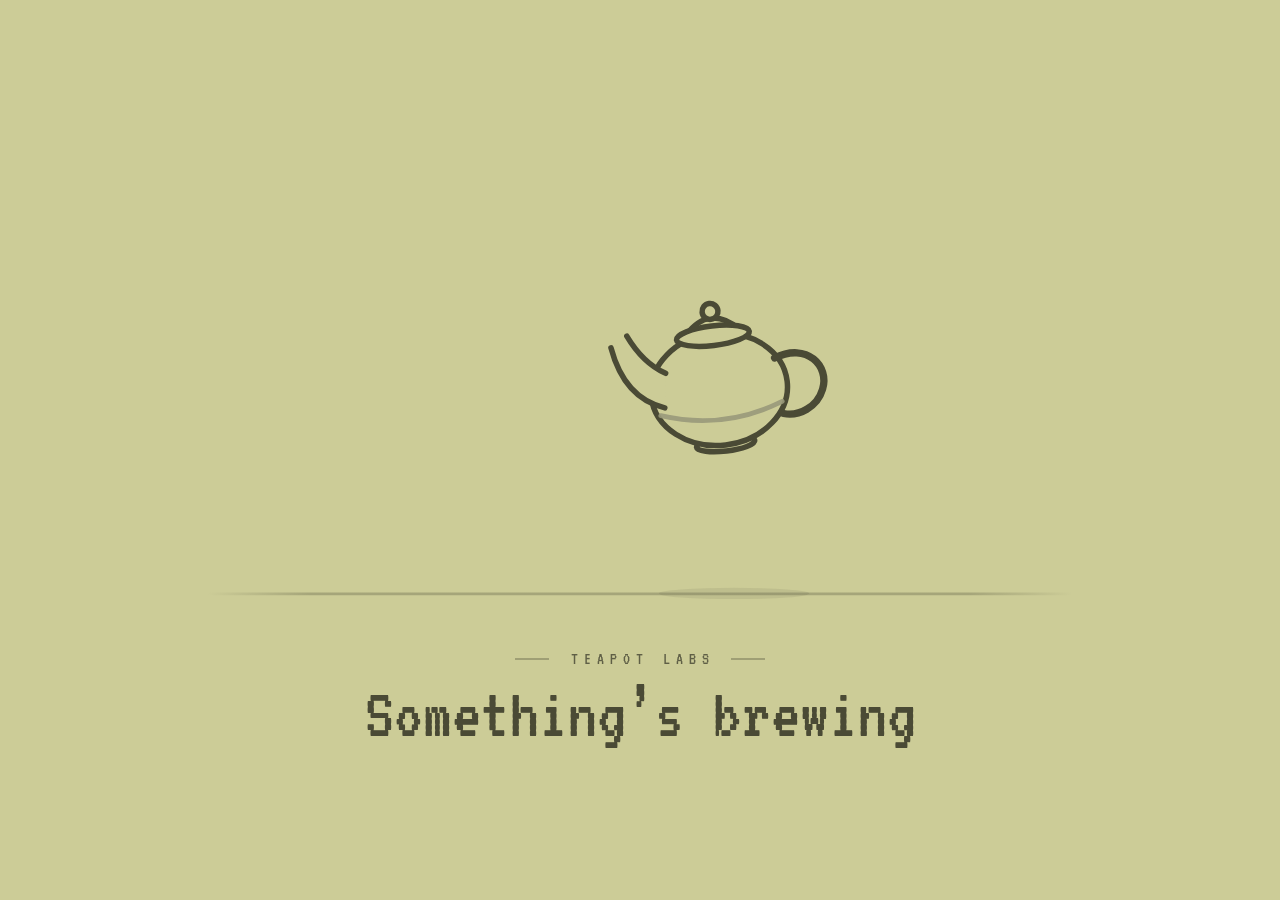
<file: index.html>
<!DOCTYPE html>
<html lang="en">
  <head>
    <meta charset="UTF-8" />
    <meta name="viewport" content="width=device-width, initial-scale=1.0" />
    <title>Teapot Labs — Something’s brewing</title>
    <meta name="description" content="Teapot Labs. Something’s brewing." />
    <meta name="theme-color" content="#f6f0e0" />
    <link
      rel="icon"
      href="data:image/svg+xml,<svg xmlns='http://www.w3.org/2000/svg' viewBox='0 0 100 100'><text y='.9em' font-size='90'>🫖</text></svg>"
    />
    <link rel="preconnect" href="https://fonts.googleapis.com" />
    <link rel="preconnect" href="https://fonts.gstatic.com" crossorigin />
    <link
      href="https://fonts.googleapis.com/css2?family=VT323&display=swap"
      rel="stylesheet"
    />
    <link rel="stylesheet" href="styles.css" />
  </head>
  <body>
    <main class="hero">
      <div class="stage">
        <svg
          id="scene"
          viewBox="0 0 1000 560"
          role="img"
          aria-label="An illustrated teapot rises, tilts, and pours tea into a passing line of teacups"
        >
          <defs>
            <linearGradient id="teaGrad" x1="0" y1="0" x2="0" y2="1">
              <stop offset="0" stop-color="#a87b2a" />
              <stop offset="1" stop-color="#9c7024" />
            </linearGradient>
            <linearGradient id="streamGrad" x1="0" y1="0" x2="0" y2="1">
              <stop offset="0" stop-color="#a87b2a" />
              <stop offset="1" stop-color="#a87b2a" />
            </linearGradient>
            <linearGradient id="trackFade" x1="0" y1="0" x2="1" y2="0">
              <stop offset="0" stop-color="#4a4a35" stop-opacity="0" />
              <stop offset="0.12" stop-color="#4a4a35" stop-opacity="0.3" />
              <stop offset="0.88" stop-color="#4a4a35" stop-opacity="0.3" />
              <stop offset="1" stop-color="#4a4a35" stop-opacity="0" />
            </linearGradient>
            <clipPath id="cupClip">
              <path
                d="M -34 -46 C -33 -26 -28 -8 -18 -6 C -12 -5 12 -5 18 -6 C 28 -8 33 -26 34 -46 Z"
              />
            </clipPath>

            <!-- Teacup template: cloned by script.js for each cup on the line -->
            <g id="cup-proto">
              <ellipse class="china saucer" cx="0" cy="0" rx="42" ry="8" />
              <path
                class="china cup-body"
                d="M -34 -46 C -33 -26 -28 -8 -18 -6 C -12 -5 12 -5 18 -6 C 28 -8 33 -26 34 -46 Z"
              />
              <g clip-path="url(#cupClip)">
                <rect
                  class="tea"
                  x="-34"
                  y="-46"
                  width="68"
                  height="44"
                  fill="url(#teaGrad)"
                  transform="translate(0 46)"
                />
              </g>
              <path
                class="cup-handle"
                d="M 34 -34 C 52 -38 58 -24 52 -16 C 47 -9 38 -10 34 -14"
              />
              <ellipse class="china cup-rim" cx="0" cy="-46" rx="34" ry="6" />
              <ellipse class="tea-top" cx="0" cy="-46" rx="28" ry="4.2" opacity="0" />
              <path class="steam s1" d="M -9 -58 C -15 -70 -3 -76 -9 -90" />
              <path class="steam s2" d="M 9 -60 C 4 -72 15 -78 9 -92" />
            </g>
          </defs>

          <!-- Backdrop, track and shadow: hidden until the teapot takes its place -->
          <g class="scene-dress">
            <ellipse cx="600" cy="492" rx="80" ry="6" class="pot-shadow" />
            <rect x="40" y="491" width="920" height="3" rx="1.5" fill="url(#trackFade)" />
          </g>

          <g id="cups"></g>

          <g class="pour">
            <path
              id="stream"
              d="M -3.5 0 C -3.5 60 -5 120 -5.5 178 L -5.5 184 L 5.5 184 L 5.5 178 C 5 120 3.5 60 3.5 0 Z"
              fill="url(#streamGrad)"
            />
            <ellipse id="splash" cx="483" cy="434" rx="9" ry="3" />
          </g>

          <g id="pot" transform="translate(500 310) rotate(0)">
            <g transform="scale(1.3)">
              <path class="pot-steam ps1" d="M -8 -84 C -14 -98 -2 -104 -8 -118" />
              <path class="pot-steam ps2" d="M 6 -88 C 1 -100 12 -106 6 -120" />
              <ellipse class="china" cx="0" cy="45" rx="24" ry="6" />
              <ellipse class="china pot-body" cx="0" cy="0" rx="56" ry="46" />
              <path
                class="spout-fill"
                d="M -46 10 C -68 2 -80 -16 -84 -44 L -70 -52 C -62 -34 -52 -24 -42 -18 Z"
              />
              <path
                class="spout-line"
                d="M -46 10 C -68 2 -80 -16 -84 -44 M -70 -52 C -62 -34 -52 -24 -42 -18"
              />
              <path class="stripe" d="M -50 16 Q 0 34 50 16" />
              <path
                class="pot-handle"
                d="M 48 -20 C 76 -30 92 -8 84 10 C 78 24 62 30 50 26"
              />
              <path class="china" d="M -22 -47 Q 0 -70 22 -47 Z" />
              <ellipse class="china" cx="0" cy="-44" rx="30" ry="8" />
              <circle class="china" cx="0" cy="-64" r="6.5" />
            </g>
          </g>
        </svg>
      </div>

      <header class="copy">
        <p class="brand">Teapot Labs</p>
        <h1 class="headline">Something’s <em>brewing</em></h1>
      </header>
    </main>
    <script src="script.js"></script>
  </body>
</html>
</file>
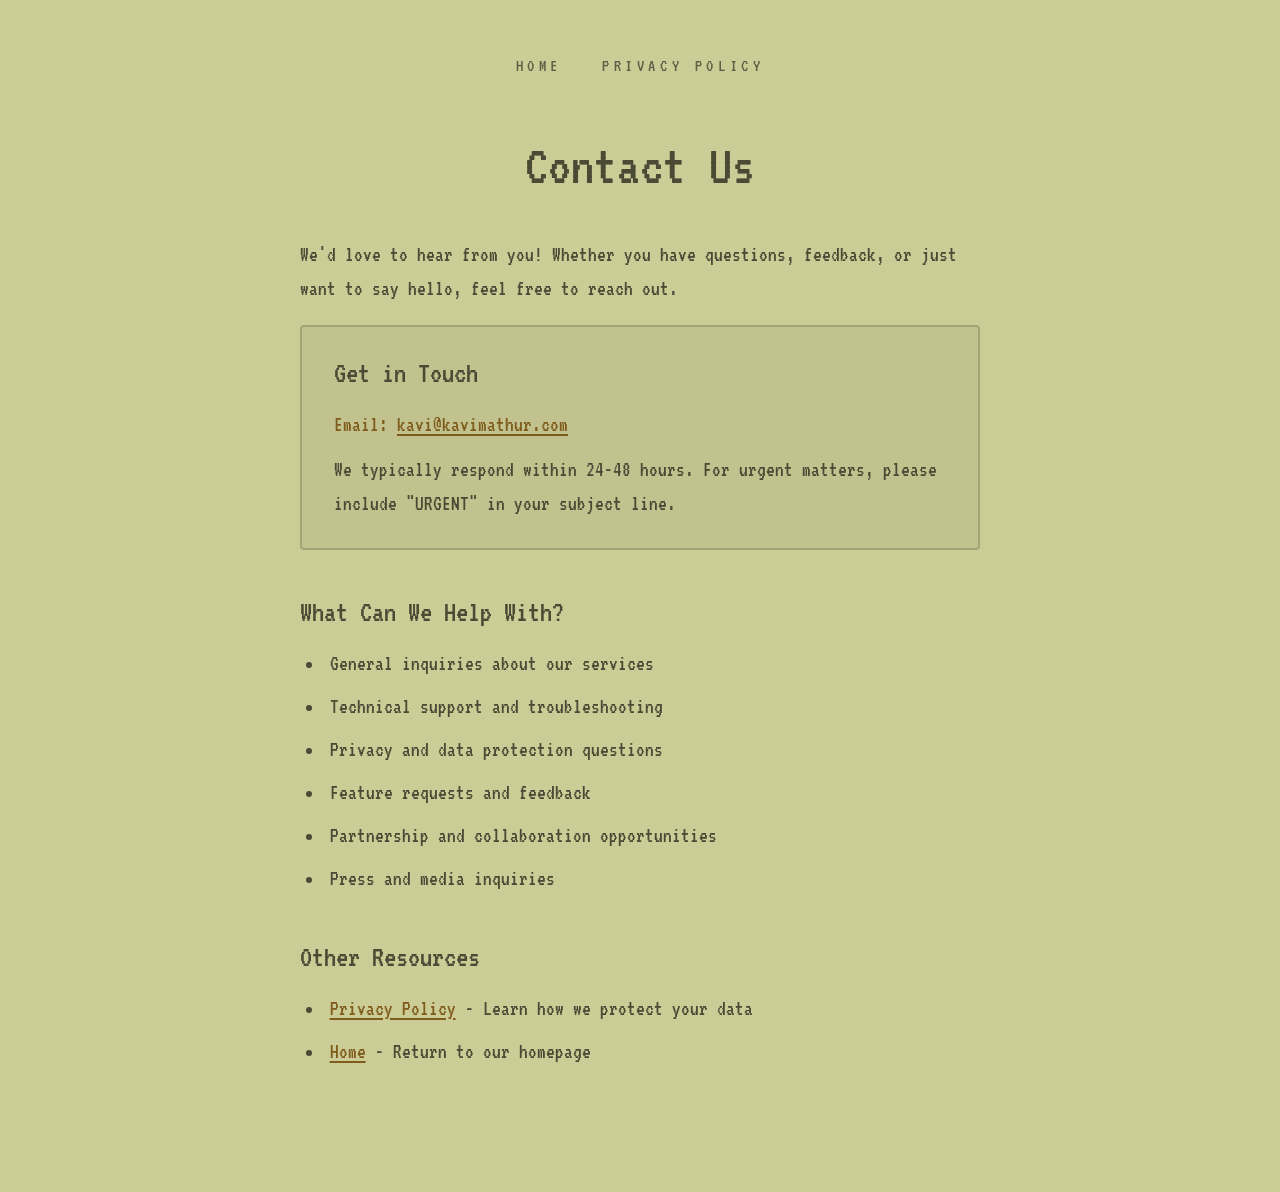
<file: contact.html>
<!DOCTYPE html>
<html lang="en">
  <head>
    <meta charset="UTF-8" />
    <meta name="viewport" content="width=device-width, initial-scale=1.0" />
    <title>Contact Us — Teapot Labs</title>
    <meta name="theme-color" content="#f6f0e0" />
    <link
      rel="icon"
      href="data:image/svg+xml,<svg xmlns='http://www.w3.org/2000/svg' viewBox='0 0 100 100'><text y='.9em' font-size='90'>🫖</text></svg>"
    />
    <link rel="preconnect" href="https://fonts.googleapis.com" />
    <link rel="preconnect" href="https://fonts.gstatic.com" crossorigin />
    <link
      href="https://fonts.googleapis.com/css2?family=VT323&display=swap"
      rel="stylesheet"
    />
    <link rel="stylesheet" href="styles.css" />
  </head>
  <body>
    <div class="container">
      <nav class="nav-links">
        <a href="index.html">Home</a>
        <a href="privacy.html">Privacy Policy</a>
      </nav>
      <h1 class="page-title">Contact Us</h1>
      <div class="content">
        <p>
          We'd love to hear from you! Whether you have questions, feedback, or
          just want to say hello, feel free to reach out.
        </p>

        <section class="contact-info">
          <h2>Get in Touch</h2>
          <p>
            <strong>Email:</strong>
            <a href="mailto:kavi@kavimathur.com">kavi@kavimathur.com</a>
          </p>
          <p>
            We typically respond within 24-48 hours. For urgent matters, please
            include "URGENT" in your subject line.
          </p>
        </section>

        <section>
          <h2>What Can We Help With?</h2>
          <ul>
            <li>General inquiries about our services</li>
            <li>Technical support and troubleshooting</li>
            <li>Privacy and data protection questions</li>
            <li>Feature requests and feedback</li>
            <li>Partnership and collaboration opportunities</li>
            <li>Press and media inquiries</li>
          </ul>
        </section>

        <section>
          <h2>Other Resources</h2>
          <ul>
            <li>
              <a href="privacy.html">Privacy Policy</a> - Learn how we protect
              your data
            </li>
            <li>
              <a href="index.html">Home</a> - Return to our homepage
            </li>
          </ul>
        </section>
      </div>
    </div>
  </body>
</html>
</file>
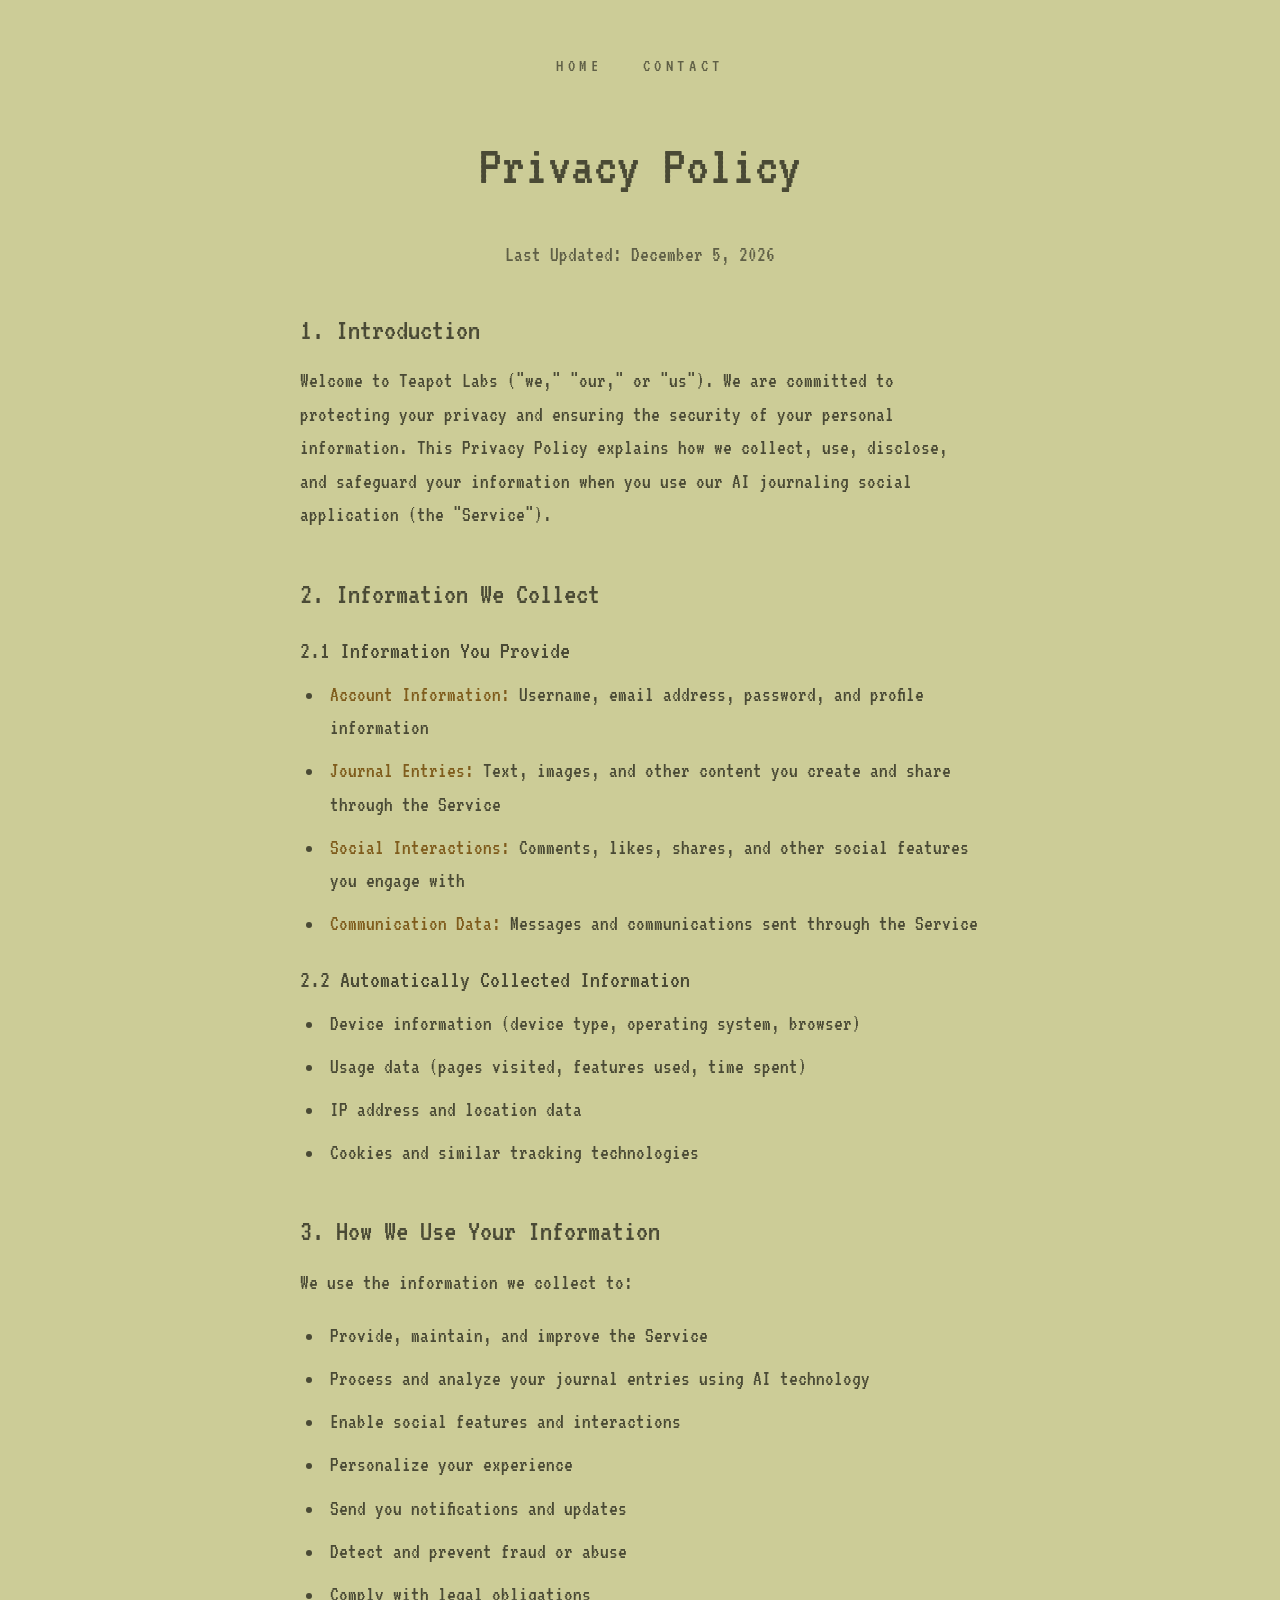
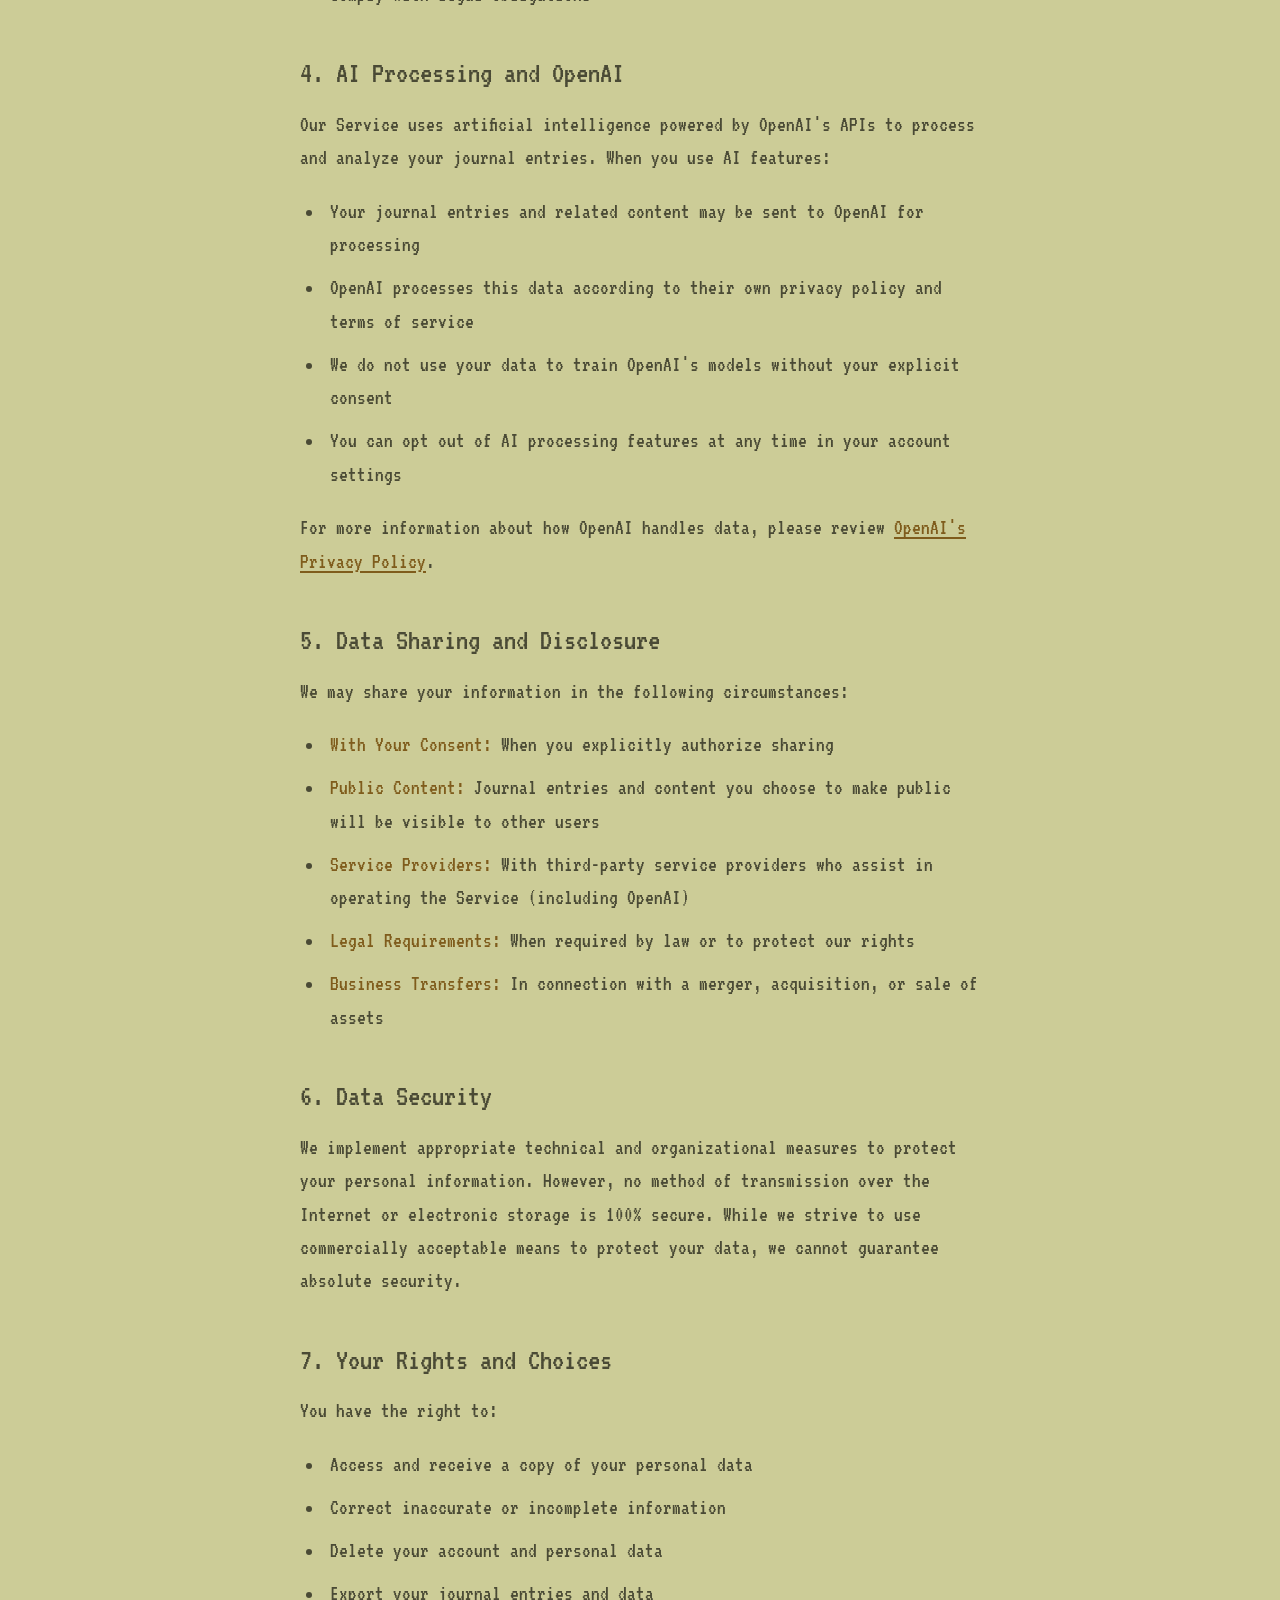
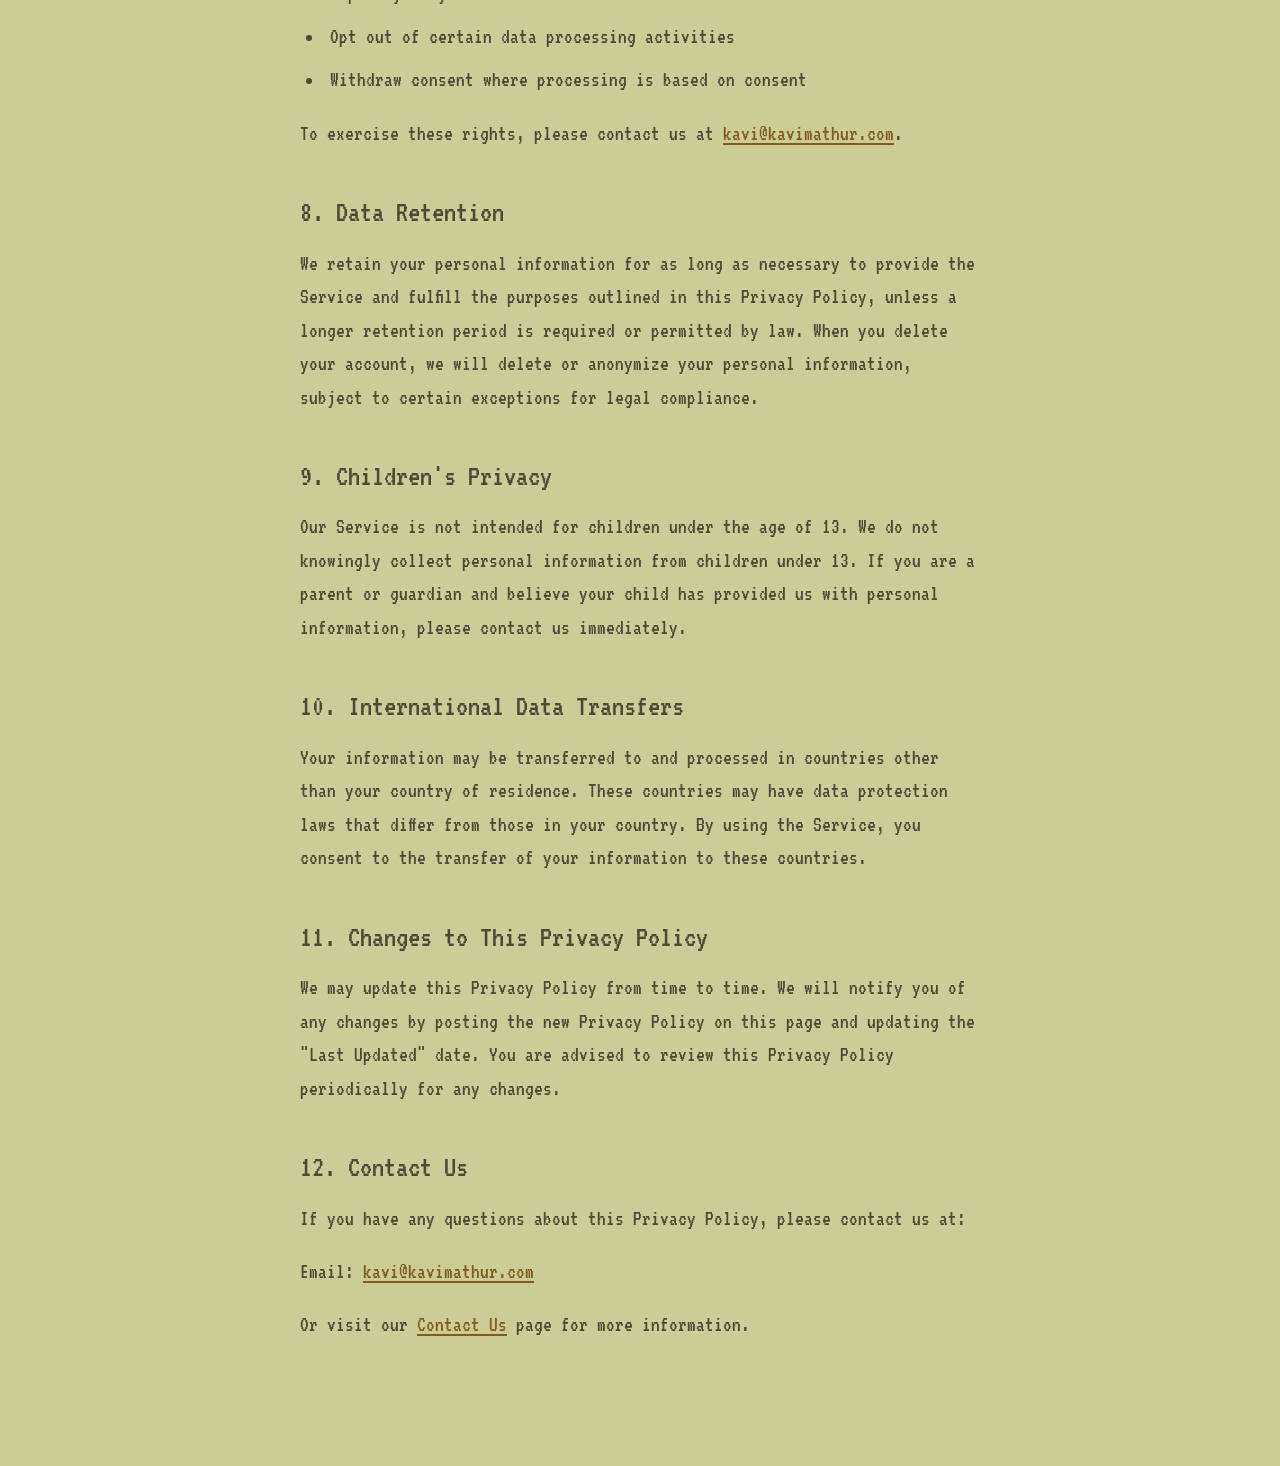
<file: privacy.html>
<!DOCTYPE html>
<html lang="en">
  <head>
    <meta charset="UTF-8" />
    <meta name="viewport" content="width=device-width, initial-scale=1.0" />
    <title>Privacy Policy — Teapot Labs</title>
    <meta name="theme-color" content="#f6f0e0" />
    <link
      rel="icon"
      href="data:image/svg+xml,<svg xmlns='http://www.w3.org/2000/svg' viewBox='0 0 100 100'><text y='.9em' font-size='90'>🫖</text></svg>"
    />
    <link rel="preconnect" href="https://fonts.googleapis.com" />
    <link rel="preconnect" href="https://fonts.gstatic.com" crossorigin />
    <link
      href="https://fonts.googleapis.com/css2?family=VT323&display=swap"
      rel="stylesheet"
    />
    <link rel="stylesheet" href="styles.css" />
  </head>
  <body>
    <div class="container">
      <nav class="nav-links">
        <a href="index.html">Home</a>
        <a href="contact.html">Contact</a>
      </nav>
      <h1 class="page-title">Privacy Policy</h1>
      <div class="content">
        <p class="last-updated">Last Updated: <span id="current-date"></span></p>

        <section>
          <h2>1. Introduction</h2>
          <p>
            Welcome to Teapot Labs ("we," "our," or "us"). We are committed to
            protecting your privacy and ensuring the security of your personal
            information. This Privacy Policy explains how we collect, use,
            disclose, and safeguard your information when you use our AI
            journaling social application (the "Service").
          </p>
        </section>

        <section>
          <h2>2. Information We Collect</h2>
          <h3>2.1 Information You Provide</h3>
          <ul>
            <li>
              <strong>Account Information:</strong> Username, email address,
              password, and profile information
            </li>
            <li>
              <strong>Journal Entries:</strong> Text, images, and other content
              you create and share through the Service
            </li>
            <li>
              <strong>Social Interactions:</strong> Comments, likes, shares, and
              other social features you engage with
            </li>
            <li>
              <strong>Communication Data:</strong> Messages and communications
              sent through the Service
            </li>
          </ul>

          <h3>2.2 Automatically Collected Information</h3>
          <ul>
            <li>Device information (device type, operating system, browser)</li>
            <li>Usage data (pages visited, features used, time spent)</li>
            <li>IP address and location data</li>
            <li>Cookies and similar tracking technologies</li>
          </ul>
        </section>

        <section>
          <h2>3. How We Use Your Information</h2>
          <p>We use the information we collect to:</p>
          <ul>
            <li>Provide, maintain, and improve the Service</li>
            <li>
              Process and analyze your journal entries using AI technology
            </li>
            <li>Enable social features and interactions</li>
            <li>Personalize your experience</li>
            <li>Send you notifications and updates</li>
            <li>Detect and prevent fraud or abuse</li>
            <li>Comply with legal obligations</li>
          </ul>
        </section>

        <section>
          <h2>4. AI Processing and OpenAI</h2>
          <p>
            Our Service uses artificial intelligence powered by OpenAI's APIs to
            process and analyze your journal entries. When you use AI features:
          </p>
          <ul>
            <li>
              Your journal entries and related content may be sent to OpenAI for
              processing
            </li>
            <li>
              OpenAI processes this data according to their own privacy policy
              and terms of service
            </li>
            <li>
              We do not use your data to train OpenAI's models without your
              explicit consent
            </li>
            <li>
              You can opt out of AI processing features at any time in your
              account settings
            </li>
          </ul>
          <p>
            For more information about how OpenAI handles data, please review
            <a
              href="https://openai.com/policies/privacy-policy"
              target="_blank"
              rel="noopener noreferrer"
              >OpenAI's Privacy Policy</a
            >.
          </p>
        </section>

        <section>
          <h2>5. Data Sharing and Disclosure</h2>
          <p>We may share your information in the following circumstances:</p>
          <ul>
            <li>
              <strong>With Your Consent:</strong> When you explicitly authorize
              sharing
            </li>
            <li>
              <strong>Public Content:</strong> Journal entries and content you
              choose to make public will be visible to other users
            </li>
            <li>
              <strong>Service Providers:</strong> With third-party service
              providers who assist in operating the Service (including OpenAI)
            </li>
            <li>
              <strong>Legal Requirements:</strong> When required by law or to
              protect our rights
            </li>
            <li>
              <strong>Business Transfers:</strong> In connection with a merger,
              acquisition, or sale of assets
            </li>
          </ul>
        </section>

        <section>
          <h2>6. Data Security</h2>
          <p>
            We implement appropriate technical and organizational measures to
            protect your personal information. However, no method of
            transmission over the Internet or electronic storage is 100% secure.
            While we strive to use commercially acceptable means to protect
            your data, we cannot guarantee absolute security.
          </p>
        </section>

        <section>
          <h2>7. Your Rights and Choices</h2>
          <p>You have the right to:</p>
          <ul>
            <li>Access and receive a copy of your personal data</li>
            <li>Correct inaccurate or incomplete information</li>
            <li>Delete your account and personal data</li>
            <li>Export your journal entries and data</li>
            <li>Opt out of certain data processing activities</li>
            <li>Withdraw consent where processing is based on consent</li>
          </ul>
          <p>
            To exercise these rights, please contact us at
            <a href="mailto:kavi@kavimathur.com">kavi@kavimathur.com</a>.
          </p>
        </section>

        <section>
          <h2>8. Data Retention</h2>
          <p>
            We retain your personal information for as long as necessary to
            provide the Service and fulfill the purposes outlined in this
            Privacy Policy, unless a longer retention period is required or
            permitted by law. When you delete your account, we will delete or
            anonymize your personal information, subject to certain exceptions
            for legal compliance.
          </p>
        </section>

        <section>
          <h2>9. Children's Privacy</h2>
          <p>
            Our Service is not intended for children under the age of 13. We do
            not knowingly collect personal information from children under 13. If
            you are a parent or guardian and believe your child has provided us
            with personal information, please contact us immediately.
          </p>
        </section>

        <section>
          <h2>10. International Data Transfers</h2>
          <p>
            Your information may be transferred to and processed in countries
            other than your country of residence. These countries may have data
            protection laws that differ from those in your country. By using the
            Service, you consent to the transfer of your information to these
            countries.
          </p>
        </section>

        <section>
          <h2>11. Changes to This Privacy Policy</h2>
          <p>
            We may update this Privacy Policy from time to time. We will notify
            you of any changes by posting the new Privacy Policy on this page
            and updating the "Last Updated" date. You are advised to review
            this Privacy Policy periodically for any changes.
          </p>
        </section>

        <section>
          <h2>12. Contact Us</h2>
          <p>
            If you have any questions about this Privacy Policy, please contact
            us at:
          </p>
          <p>
            Email: <a href="mailto:kavi@kavimathur.com">kavi@kavimathur.com</a>
          </p>
          <p>
            Or visit our
            <a href="contact.html">Contact Us</a> page for more information.
          </p>
        </section>
      </div>
    </div>
    <script>
      // Set current date
      document.getElementById('current-date').textContent =
        new Date().toLocaleDateString('en-US', {
          year: 'numeric',
          month: 'long',
          day: 'numeric',
        });
    </script>
  </body>
</html>
</file>
<file: styles.css>
/* Teapot Labs — retro terminal tea-house. Flat olive paper, ink lines, amber tea. */

:root {
  --paper: #cccc97;
  --ink: #4a4a35;
  --ink-soft: #5f5f46;
  --sage: #9a9a7a;
  --amber: #a87b2a;
  --amber-deep: #7f5c1c;
  --amber-bright: #c09a3e;
  --cream: #cccc97;
}

* {
  margin: 0;
  padding: 0;
  box-sizing: border-box;
}

html {
  height: 100%;
}

body {
  min-height: 100%;
  font-family: 'VT323', monospace;
  color: var(--ink);
  background-color: var(--paper);
  overflow-x: hidden;
}

/* ------------------------------------------------------------------ */
/* Homepage hero                                                       */
/* ------------------------------------------------------------------ */

.hero {
  min-height: 100vh;
  min-height: 100svh;
  display: flex;
  flex-direction: column;
  align-items: center;
  justify-content: center;
  padding: 2rem 0 3rem;
}

.stage {
  width: 100%;
  display: flex;
  justify-content: center;
  overflow: hidden;
}

#scene {
  display: block;
  width: min(94vw, 940px);
  height: auto;
}

/* Scene dressing fades in once the pot takes its place */
.scene-dress {
  opacity: 0;
  transition: opacity 0.9s ease;
}

.scene-dress.show {
  opacity: 1;
}

.pot-shadow {
  fill: var(--ink);
  opacity: 0.1;
}

/* Shared china: paper fill, ink line — reads as line art on the flat bg */
.china {
  fill: var(--cream);
  stroke: var(--ink);
  stroke-width: 4.5;
  stroke-linejoin: round;
  stroke-linecap: round;
}

.spout-fill {
  fill: var(--cream);
}

.spout-line {
  fill: none;
  stroke: var(--ink);
  stroke-width: 4.5;
  stroke-linejoin: round;
  stroke-linecap: round;
}

.pot-handle {
  fill: none;
  stroke: var(--ink);
  stroke-width: 6;
  stroke-linecap: round;
}

.stripe {
  fill: none;
  stroke: var(--sage);
  stroke-width: 4;
  stroke-linecap: round;
  opacity: 0.9;
}

.cup .china {
  stroke-width: 4;
}

.cup-handle {
  fill: none;
  stroke: var(--ink);
  stroke-width: 4.5;
  stroke-linecap: round;
}

.tea-top {
  fill: var(--amber-deep);
}

#stream {
  opacity: 0;
}

#splash {
  fill: var(--amber-bright);
  opacity: 0;
  transform-box: fill-box;
  transform-origin: center;
}

#splash.on {
  animation: splash-pulse 0.5s ease-in-out infinite alternate;
}

@keyframes splash-pulse {
  from {
    opacity: 0.35;
    transform: scale(0.8, 0.7);
  }
  to {
    opacity: 0.85;
    transform: scale(1.25, 1.1);
  }
}

/* Steam */
.steam,
.pot-steam {
  fill: none;
  stroke: var(--sage);
  stroke-width: 3;
  stroke-linecap: round;
  opacity: 0;
  transform-box: fill-box;
  transform-origin: 50% 100%;
}

.pot-steam {
  stroke-width: 3.5;
}

.cup.filled .steam {
  animation: steam-rise 2.6s ease-in-out infinite;
}

.cup.filled .s2 {
  animation-delay: -1.3s;
}

.pot-steam {
  animation: pot-steam-rise 3.2s ease-in-out infinite;
}

.ps2 {
  animation-delay: -1.6s;
}

@keyframes steam-rise {
  0% {
    opacity: 0;
    transform: translateY(8px);
  }
  35% {
    opacity: 0.55;
  }
  70% {
    opacity: 0.25;
  }
  100% {
    opacity: 0;
    transform: translateY(-12px);
  }
}

@keyframes pot-steam-rise {
  0% {
    opacity: 0;
    transform: translateY(8px);
  }
  35% {
    opacity: 0.45;
  }
  70% {
    opacity: 0.2;
  }
  100% {
    opacity: 0;
    transform: translateY(-14px);
  }
}

/* Copy */
.copy {
  text-align: center;
  margin-top: -0.5rem;
  padding: 0 1.5rem;
  opacity: 0;
  transform: translateY(14px);
  animation: copy-rise 0.95s cubic-bezier(0.2, 0.7, 0.2, 1) 2.9s forwards;
}

@keyframes copy-rise {
  to {
    opacity: 1;
    transform: translateY(0);
  }
}

.brand {
  font-size: 1.1rem;
  font-weight: 400;
  letter-spacing: 0.35em;
  text-indent: 0.35em; /* balance the trailing letter-space */
  text-transform: uppercase;
  color: var(--ink-soft);
  display: flex;
  align-items: center;
  justify-content: center;
  gap: 1rem;
  margin-bottom: 0.6rem;
}

.brand::before,
.brand::after {
  content: '';
  width: 34px;
  height: 2px;
  background: var(--ink);
  opacity: 0.35;
}

.headline {
  font-size: clamp(2.8rem, 7vw, 4.5rem);
  font-weight: 400;
  line-height: 1.05;
}

.headline em {
  font-style: normal;
}

/* ------------------------------------------------------------------ */
/* Content pages (privacy, contact)                                    */
/* ------------------------------------------------------------------ */

.container {
  max-width: 760px;
  margin: 0 auto;
  padding: 3.5rem 1.5rem 5rem;
}

.nav-links {
  display: flex;
  justify-content: center;
  gap: 2.5rem;
  margin-bottom: 3.5rem;
  flex-wrap: wrap;
}

.nav-links a {
  color: var(--ink-soft);
  text-decoration: none;
  font-size: 1.15rem;
  letter-spacing: 0.25em;
  text-transform: uppercase;
  padding-bottom: 2px;
  border-bottom: 2px solid transparent;
  transition: color 0.25s ease, border-color 0.25s ease;
}

.nav-links a:hover {
  color: var(--amber-deep);
  border-color: var(--amber-deep);
}

.page-title {
  font-size: clamp(2.6rem, 5.5vw, 3.6rem);
  font-weight: 400;
  text-align: center;
  margin-bottom: 2.5rem;
  line-height: 1.1;
}

.content {
  max-width: 680px;
  margin: 0 auto;
  text-align: left;
  font-size: 1.35rem;
  line-height: 1.55;
}

.content section {
  margin-bottom: 2.75rem;
}

.content h2 {
  font-size: 1.9rem;
  font-weight: 400;
  margin: 2.5rem 0 1rem;
  line-height: 1.2;
}

.content h3 {
  font-size: 1.55rem;
  font-weight: 400;
  margin: 1.5rem 0 0.75rem;
  line-height: 1.2;
}

.content p {
  margin-bottom: 1.25rem;
}

.content ul,
.content ol {
  margin: 0 0 1.25rem;
  padding-left: 1.5rem;
  list-style-position: outside;
}

.content li {
  margin-bottom: 0.6rem;
  padding-left: 0.35rem;
}

.content a {
  color: var(--amber-deep);
  text-decoration: underline;
  text-decoration-thickness: 2px;
  text-underline-offset: 3px;
  transition: opacity 0.2s ease;
}

.content a:hover {
  opacity: 0.7;
}

.content strong {
  font-weight: 400;
  color: var(--amber-deep);
}

.last-updated {
  color: var(--ink-soft);
  text-align: center;
  margin-bottom: 3rem;
}

.contact-info {
  background: rgba(74, 74, 53, 0.08);
  border: 2px solid rgba(74, 74, 53, 0.25);
  padding: 1.75rem 2rem;
  border-radius: 4px;
  margin-bottom: 2rem;
}

.contact-info h2 {
  margin-top: 0;
}

.contact-info p {
  margin-bottom: 0.75rem;
}

.contact-info p:last-child {
  margin-bottom: 0;
}

/* ------------------------------------------------------------------ */
/* Responsive & motion preferences                                     */
/* ------------------------------------------------------------------ */

@media (max-width: 620px) {
  .stage {
    display: block;
  }

  /* Zoom the scene so the pour stays readable; keep its visual centre
     (x ≈ 54% of the viewBox) at the middle of the screen. */
  #scene {
    width: 165vw;
    max-width: none;
    margin-left: calc(50vw - 89vw);
  }

  .copy {
    margin-top: 0.25rem;
  }
}

@media (prefers-reduced-motion: reduce) {
  .steam,
  .pot-steam {
    animation: none;
    opacity: 0.35;
  }

  #splash.on {
    animation: none;
  }

  .scene-dress {
    transition: none;
  }

  .copy {
    animation: none;
    opacity: 1;
    transform: none;
  }
}
</file>
